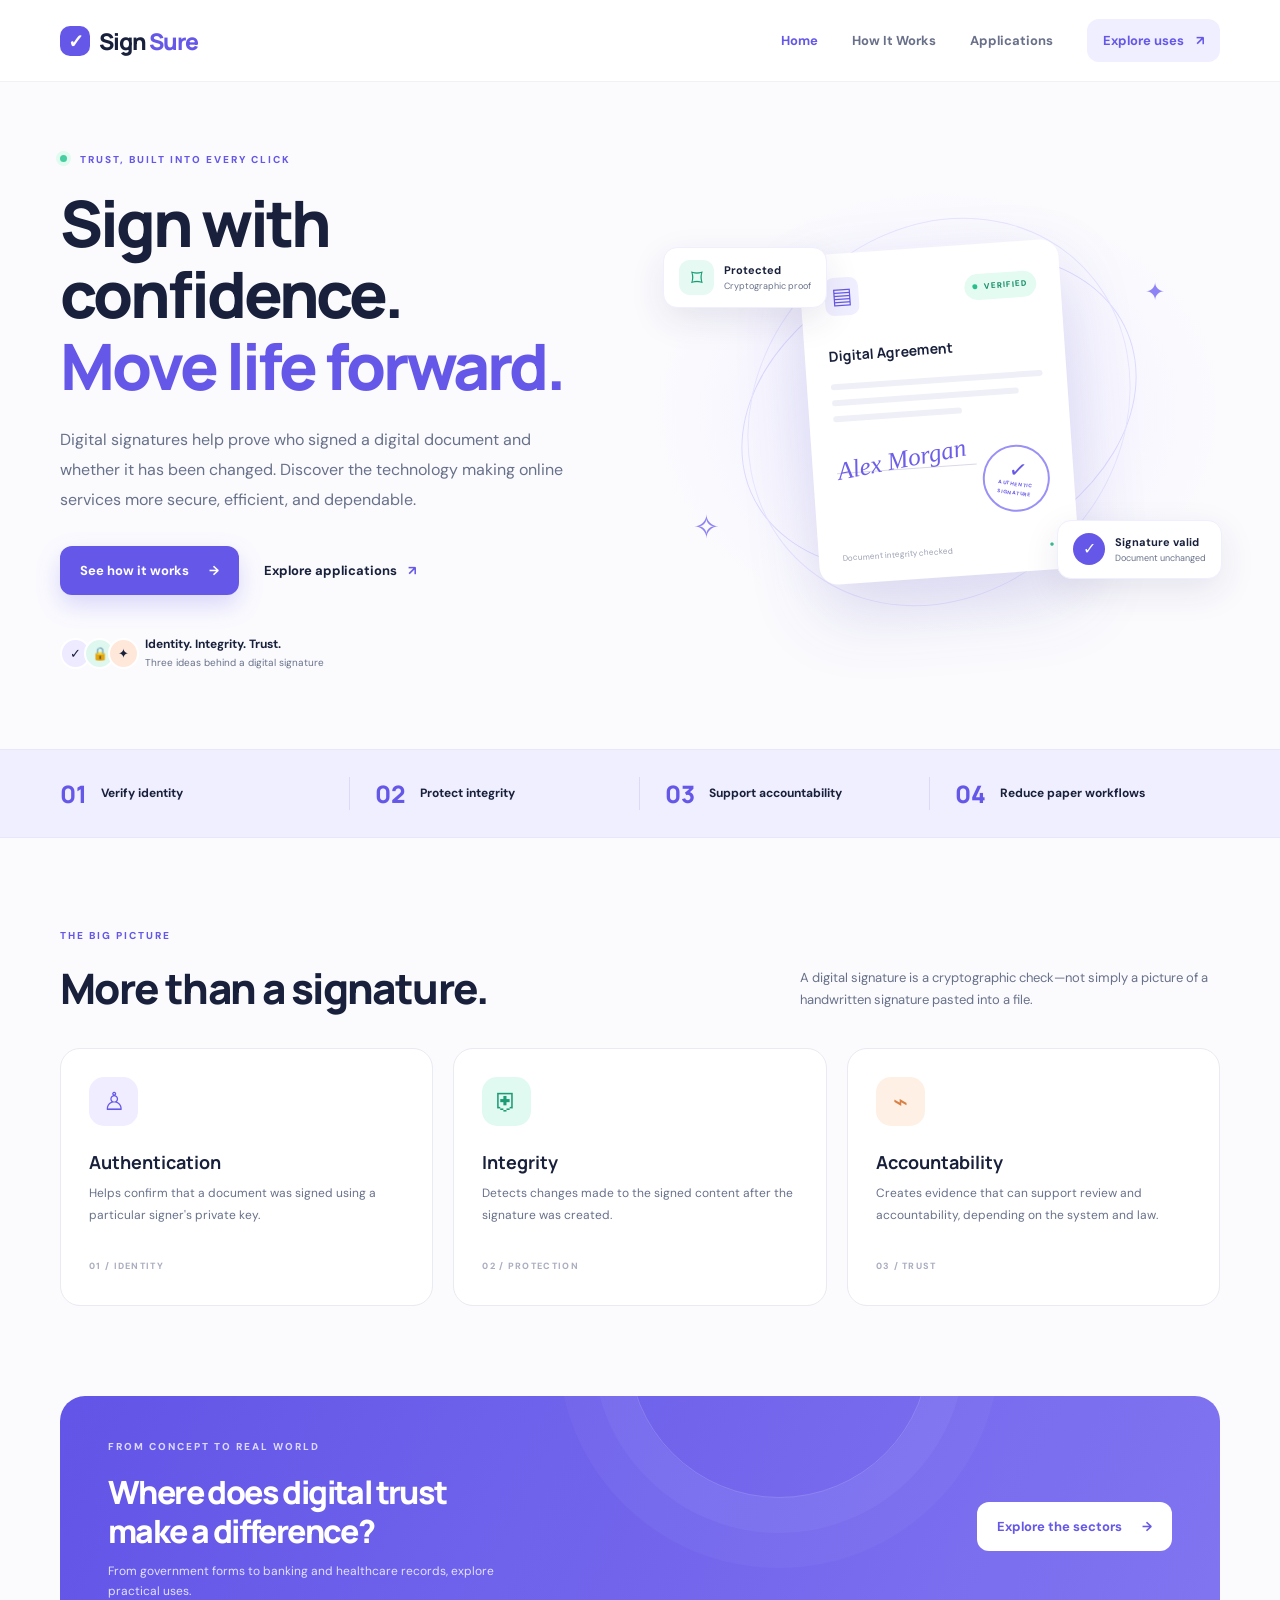
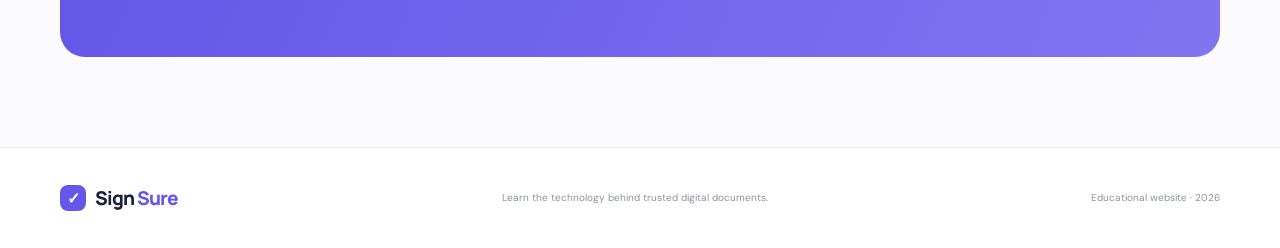
<file: index.html>
<!DOCTYPE html>
<html lang="en">
<head>
  <meta charset="UTF-8"><meta name="viewport" content="width=device-width, initial-scale=1.0">
  <meta name="description" content="Explore digital signatures, how they work, and how they support trusted digital services.">
  <title>SignSure — Digital Signatures</title><link rel="stylesheet" href="styles.css">
</head>
<body>
<header class="site-header">
  <a class="brand" href="index.html"><span class="brand-mark">✓</span> Sign<span>Sure</span></a>
  <button class="menu-toggle" aria-label="Toggle navigation" aria-expanded="false">☰</button>
  <nav class="nav"><a class="active" href="index.html">Home</a><a href="how-it-works.html">How It Works</a><a href="applications.html">Applications</a><a class="nav-cta" href="applications.html">Explore uses <span>↗</span></a></nav>
</header>
<main>
  <section class="hero container">
    <div class="hero-copy">
      <div class="eyebrow"><span class="pulse"></span> TRUST, BUILT INTO EVERY CLICK</div>
      <h1>Sign with confidence.<br><span>Move life forward.</span></h1>
      <p class="hero-lead">Digital signatures help prove who signed a digital document and whether it has been changed. Discover the technology making online services more secure, efficient, and dependable.</p>
      <div class="hero-actions"><a class="button button-primary" href="how-it-works.html">See how it works <span>→</span></a><a class="text-link" href="applications.html">Explore applications <span>↗</span></a></div>
      <div class="trust-row"><div class="avatar-stack"><span>✓</span><span>🔒</span><span>✦</span></div><div><strong>Identity. Integrity. Trust.</strong><small>Three ideas behind a digital signature</small></div></div>
    </div>
    <div class="hero-visual">
      <div class="orbit orbit-one"></div><div class="orbit orbit-two"></div>
      <div class="document-card">
        <div class="doc-top"><span class="doc-icon">▤</span><span class="status-pill"><i></i> VERIFIED</span></div>
        <div class="doc-lines"><b>Digital Agreement</b><span></span><span></span><span class="short"></span></div>
        <div class="signature">Alex Morgan</div><div class="signature-line"></div>
        <div class="seal"><span>✓</span><small>AUTHENTIC<br>SIGNATURE</small></div>
        <div class="doc-footer"><span>Document integrity checked</span><span>●</span></div>
      </div>
      <div class="float-card float-lock"><span class="float-icon">⌑</span><div><b>Protected</b><small>Cryptographic proof</small></div></div>
      <div class="float-card float-check"><span class="check-circle">✓</span><div><b>Signature valid</b><small>Document unchanged</small></div></div>
      <div class="sparkle sparkle-a">✦</div><div class="sparkle sparkle-b">✧</div>
    </div>
  </section>
  <section class="stats-band"><div class="container stats-grid"><div><strong>01</strong><span>Verify identity</span></div><div><strong>02</strong><span>Protect integrity</span></div><div><strong>03</strong><span>Support accountability</span></div><div><strong>04</strong><span>Reduce paper workflows</span></div></div></section>
  <section class="section container">
    <div class="section-heading"><div><div class="eyebrow">THE BIG PICTURE</div><h2>More than a signature.</h2></div><p>A digital signature is a cryptographic check—not simply a picture of a handwritten signature pasted into a file.</p></div>
    <div class="feature-grid">
      <article class="feature-card"><div class="feature-icon purple">♙</div><h3>Authentication</h3><p>Helps confirm that a document was signed using a particular signer's private key.</p><span class="card-number">01 / IDENTITY</span></article>
      <article class="feature-card"><div class="feature-icon mint">⛨</div><h3>Integrity</h3><p>Detects changes made to the signed content after the signature was created.</p><span class="card-number">02 / PROTECTION</span></article>
      <article class="feature-card"><div class="feature-icon peach">⌁</div><h3>Accountability</h3><p>Creates evidence that can support review and accountability, depending on the system and law.</p><span class="card-number">03 / TRUST</span></article>
    </div>
  </section>
  <section class="cta-section container"><div><div class="eyebrow">FROM CONCEPT TO REAL WORLD</div><h2>Where does digital trust<br>make a difference?</h2><p>From government forms to banking and healthcare records, explore practical uses.</p></div><a class="button button-light" href="applications.html">Explore the sectors <span>→</span></a></section>
</main>
<footer class="footer"><div class="container footer-inner"><a class="brand" href="index.html"><span class="brand-mark">✓</span> Sign<span>Sure</span></a><p>Learn the technology behind trusted digital documents.</p><span>Educational website · 2026</span></div></footer>
<script src="script.js"></script></body></html>
</file>
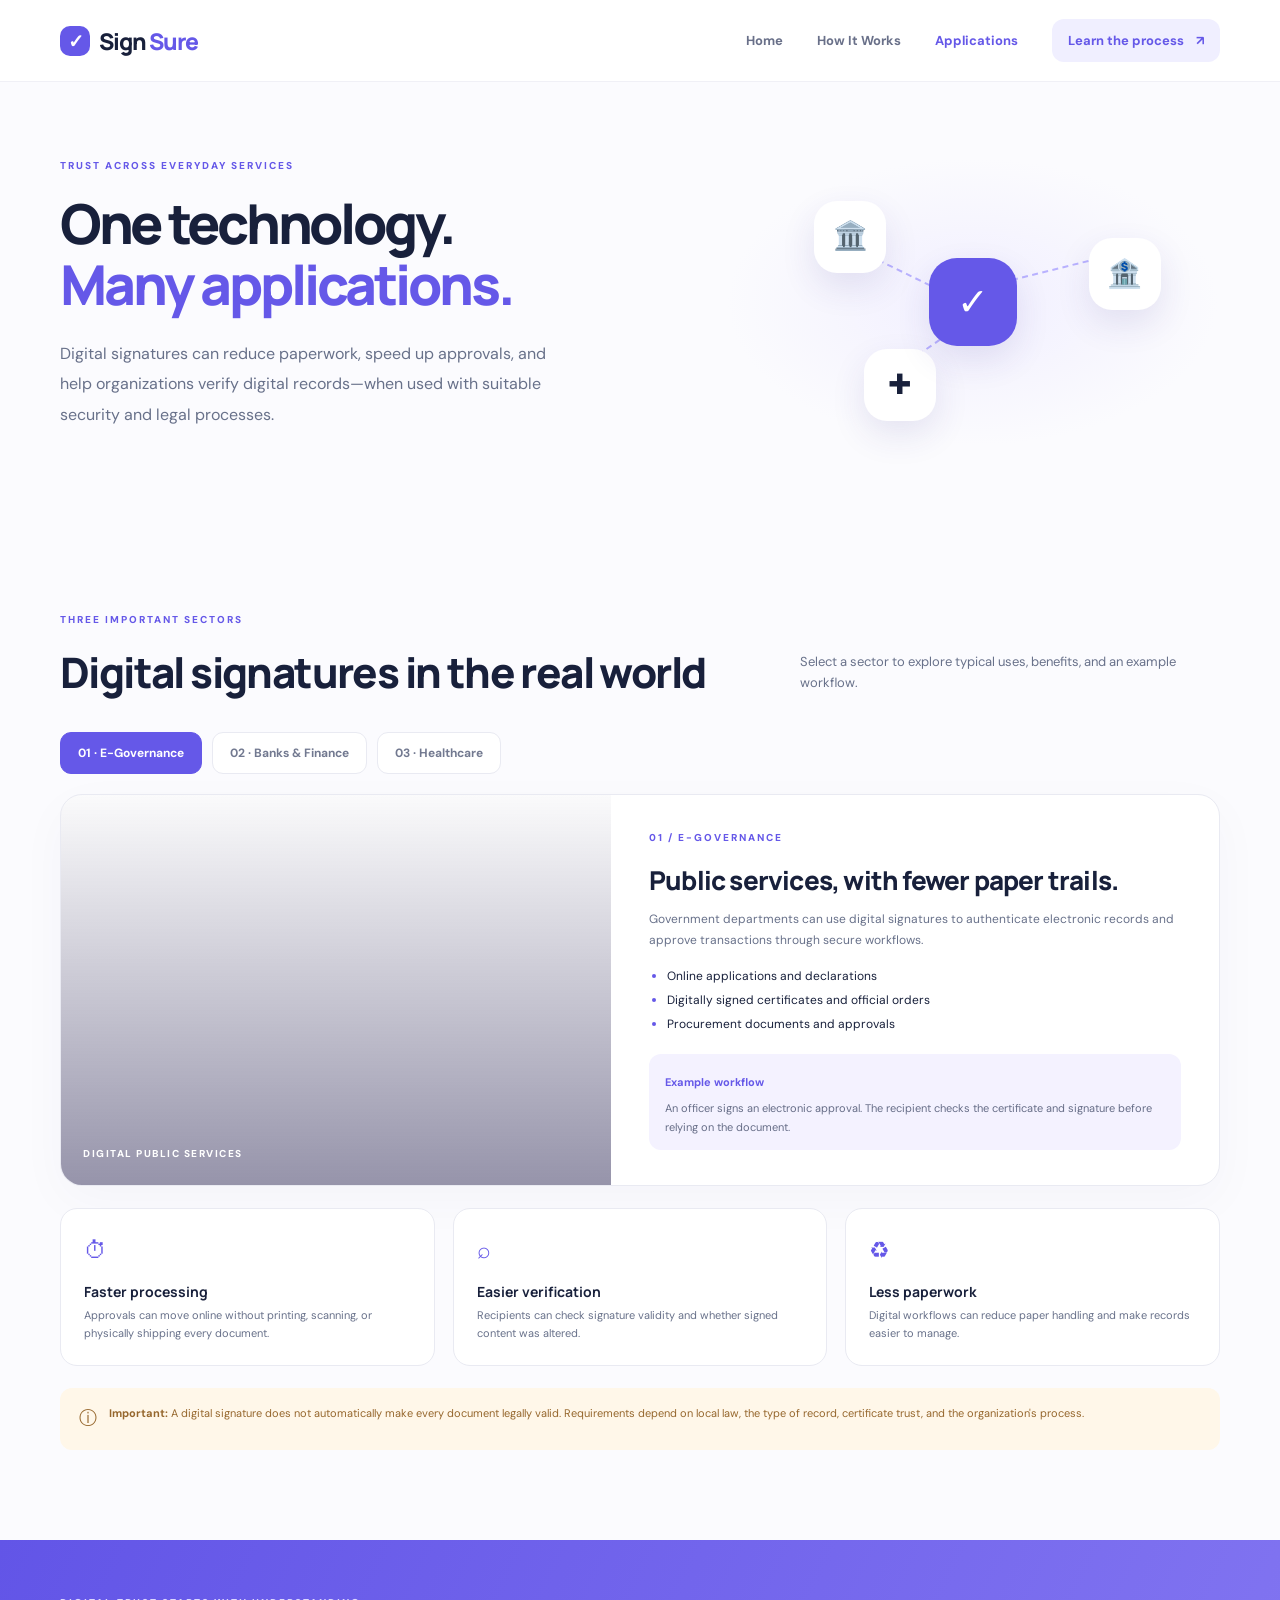
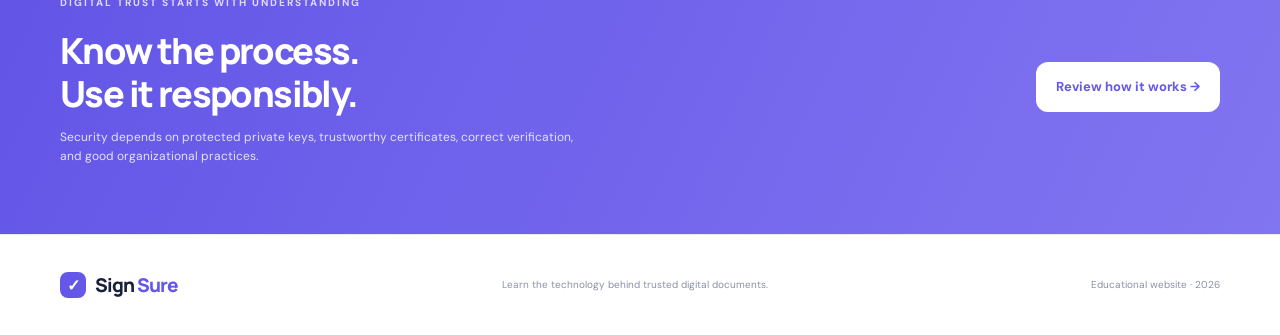
<file: applications.html>
<!DOCTYPE html>
<html lang="en"><head><meta charset="UTF-8"><meta name="viewport" content="width=device-width, initial-scale=1.0"><title>Applications of Digital Signatures — SignSure</title><link rel="stylesheet" href="styles.css"></head>
<body><header class="site-header"><a class="brand" href="index.html"><span class="brand-mark">✓</span> Sign<span>Sure</span></a><button class="menu-toggle" aria-label="Toggle navigation" aria-expanded="false">☰</button><nav class="nav"><a href="index.html">Home</a><a href="how-it-works.html">How It Works</a><a class="active" href="applications.html">Applications</a><a class="nav-cta" href="how-it-works.html">Learn the process <span>↗</span></a></nav></header>
<main><section class="page-hero container applications-hero"><div><div class="eyebrow">TRUST ACROSS EVERYDAY SERVICES</div><h1>One technology.<br><span>Many applications.</span></h1><p class="hero-lead">Digital signatures can reduce paperwork, speed up approvals, and help organizations verify digital records—when used with suitable security and legal processes.</p></div><div class="application-hero-art"><div class="app-orb orb-a">🏛️</div><div class="app-orb orb-b">🏦</div><div class="app-orb orb-c">✚</div><div class="app-orb orb-center">✓</div><div class="connector c-a"></div><div class="connector c-b"></div><div class="connector c-c"></div></div></section>
<section class="section container"><div class="section-heading"><div><div class="eyebrow">THREE IMPORTANT SECTORS</div><h2>Digital signatures in the real world</h2></div><p>Select a sector to explore typical uses, benefits, and an example workflow.</p></div>
<div class="sector-tabs" role="tablist" aria-label="Application sectors"><button class="sector-tab active" data-sector="government" role="tab" aria-selected="true">01 · E-Governance</button><button class="sector-tab" data-sector="finance" role="tab" aria-selected="false">02 · Banks & Finance</button><button class="sector-tab" data-sector="health" role="tab" aria-selected="false">03 · Healthcare</button></div>
<div class="sector-panel" id="sector-panel" aria-live="polite"><div class="sector-image government-image"><div class="image-overlay-label">DIGITAL PUBLIC SERVICES</div></div><div class="sector-content"><div class="eyebrow">01 / E-GOVERNANCE</div><h3>Public services, with fewer paper trails.</h3><p>Government departments can use digital signatures to authenticate electronic records and approve transactions through secure workflows.</p><ul><li>Online applications and declarations</li><li>Digitally signed certificates and official orders</li><li>Procurement documents and approvals</li></ul><div class="example-box"><b>Example workflow</b><p>An officer signs an electronic approval. The recipient checks the certificate and signature before relying on the document.</p></div></div></div>
<div class="benefits-grid"><article><span class="benefit-icon">⏱</span><h3>Faster processing</h3><p>Approvals can move online without printing, scanning, or physically shipping every document.</p></article><article><span class="benefit-icon">⌕</span><h3>Easier verification</h3><p>Recipients can check signature validity and whether signed content was altered.</p></article><article><span class="benefit-icon">♻</span><h3>Less paperwork</h3><p>Digital workflows can reduce paper handling and make records easier to manage.</p></article></div>
<div class="note-banner"><span>ⓘ</span><p><b>Important:</b> A digital signature does not automatically make every document legally valid. Requirements depend on local law, the type of record, certificate trust, and the organization's process.</p></div>
</section>
<section class="closing-cta"><div class="container closing-inner"><div><div class="eyebrow">DIGITAL TRUST STARTS WITH UNDERSTANDING</div><h2>Know the process.<br>Use it responsibly.</h2><p>Security depends on protected private keys, trustworthy certificates, correct verification, and good organizational practices.</p></div><a class="button button-light" href="how-it-works.html">Review how it works →</a></div></section></main>
<footer class="footer"><div class="container footer-inner"><a class="brand" href="index.html"><span class="brand-mark">✓</span> Sign<span>Sure</span></a><p>Learn the technology behind trusted digital documents.</p><span>Educational website · 2026</span></div></footer><script src="script.js"></script></body></html>
</file>
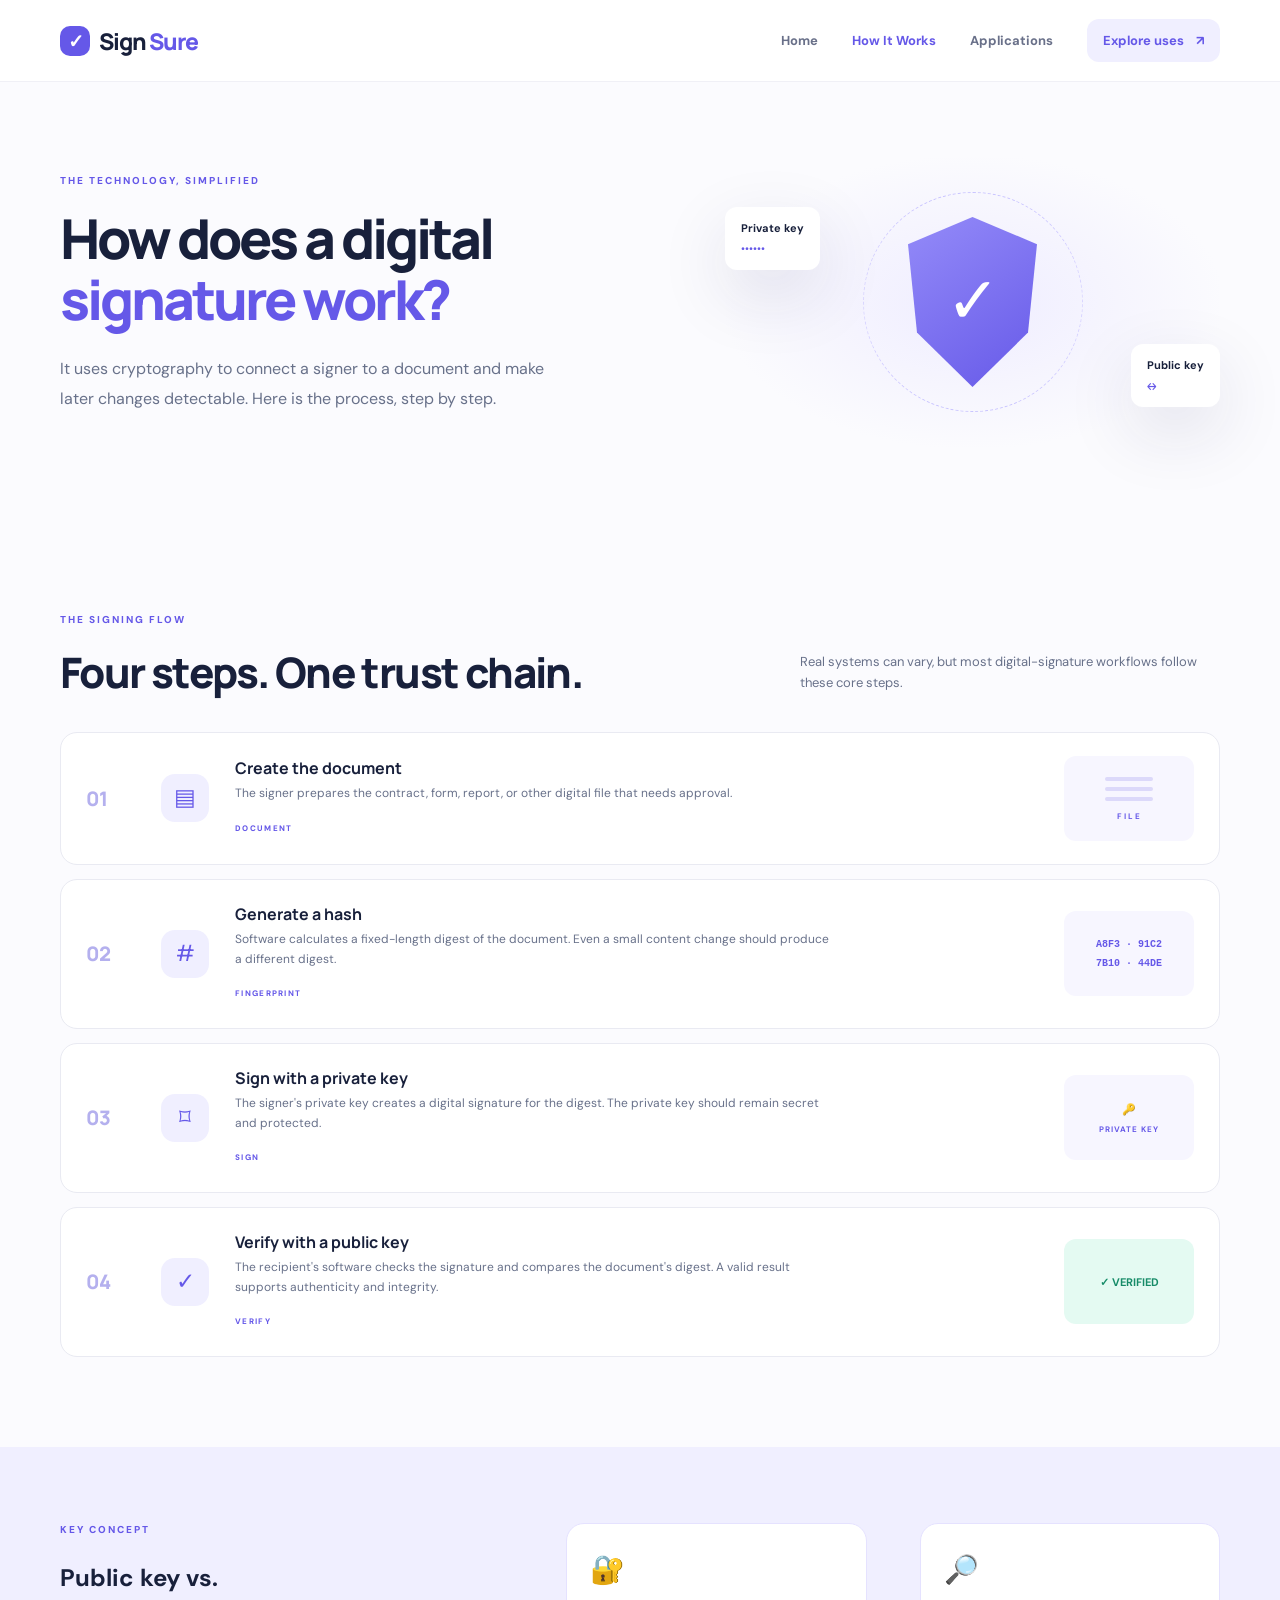
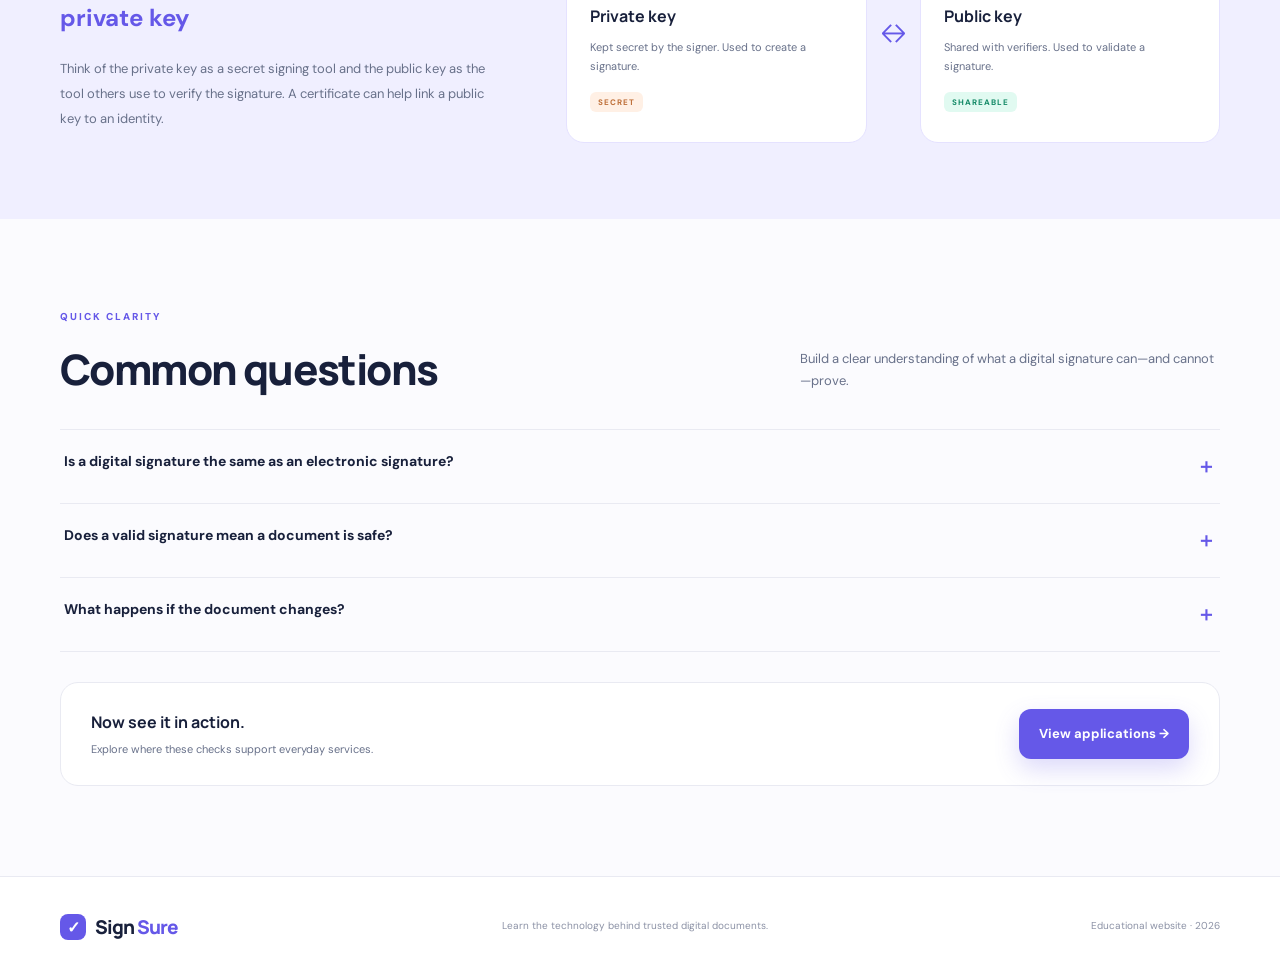
<file: how-it-works.html>
<!DOCTYPE html>
<html lang="en"><head><meta charset="UTF-8"><meta name="viewport" content="width=device-width, initial-scale=1.0"><title>How Digital Signatures Work — SignSure</title><link rel="stylesheet" href="styles.css"></head>
<body><header class="site-header"><a class="brand" href="index.html"><span class="brand-mark">✓</span> Sign<span>Sure</span></a><button class="menu-toggle" aria-label="Toggle navigation" aria-expanded="false">☰</button><nav class="nav"><a href="index.html">Home</a><a class="active" href="how-it-works.html">How It Works</a><a href="applications.html">Applications</a><a class="nav-cta" href="applications.html">Explore uses <span>↗</span></a></nav></header>
<main>
<section class="page-hero container"><div><div class="eyebrow">THE TECHNOLOGY, SIMPLIFIED</div><h1>How does a digital<br><span>signature work?</span></h1><p class="hero-lead">It uses cryptography to connect a signer to a document and make later changes detectable. Here is the process, step by step.</p></div><div class="page-hero-art"><div class="big-shield">✓</div><div class="mini-chip chip-one">Private key <b>••••••</b></div><div class="mini-chip chip-two">Public key <b>↔</b></div><div class="art-dots"></div></div></section>
<section class="section container"><div class="section-heading"><div><div class="eyebrow">THE SIGNING FLOW</div><h2>Four steps. One trust chain.</h2></div><p>Real systems can vary, but most digital-signature workflows follow these core steps.</p></div>
<div class="steps">
<article class="step"><div class="step-number">01</div><div class="step-icon">▤</div><div><h3>Create the document</h3><p>The signer prepares the contract, form, report, or other digital file that needs approval.</p><span class="step-tag">DOCUMENT</span></div><div class="step-visual doc-mini"><span></span><span></span><span></span><b>FILE</b></div></article>
<article class="step"><div class="step-number">02</div><div class="step-icon">#</div><div><h3>Generate a hash</h3><p>Software calculates a fixed-length digest of the document. Even a small content change should produce a different digest.</p><span class="step-tag">FINGERPRINT</span></div><div class="step-visual hash-mini">A8F3 · 91C2<br>7B10 · 44DE</div></article>
<article class="step"><div class="step-number">03</div><div class="step-icon">⌑</div><div><h3>Sign with a private key</h3><p>The signer's private key creates a digital signature for the digest. The private key should remain secret and protected.</p><span class="step-tag">SIGN</span></div><div class="step-visual key-mini">🔑 <b>PRIVATE KEY</b></div></article>
<article class="step"><div class="step-number">04</div><div class="step-icon">✓</div><div><h3>Verify with a public key</h3><p>The recipient's software checks the signature and compares the document's digest. A valid result supports authenticity and integrity.</p><span class="step-tag">VERIFY</span></div><div class="step-visual verified-mini">✓ VERIFIED</div></article>
</div></section>
<section class="explain-band"><div class="container explain-grid"><div><div class="eyebrow">KEY CONCEPT</div><h2>Public key vs.<br><span>private key</span></h2><p>Think of the private key as a secret signing tool and the public key as the tool others use to verify the signature. A certificate can help link a public key to an identity.</p></div><div class="key-compare"><div class="key-box"><div class="key-symbol">🔐</div><h3>Private key</h3><p>Kept secret by the signer. Used to create a signature.</p><span class="label-secret">SECRET</span></div><div class="key-arrow">↔</div><div class="key-box"><div class="key-symbol">🔎</div><h3>Public key</h3><p>Shared with verifiers. Used to validate a signature.</p><span class="label-public">SHAREABLE</span></div></div></div></section>
<section class="section container"><div class="section-heading"><div><div class="eyebrow">QUICK CLARITY</div><h2>Common questions</h2></div><p>Build a clear understanding of what a digital signature can—and cannot—prove.</p></div><div class="faq-list">
<details><summary>Is a digital signature the same as an electronic signature? <span>＋</span></summary><p>No. Electronic signature is a broad term for electronic ways of indicating agreement. A digital signature specifically uses cryptographic methods. Legal definitions vary by jurisdiction.</p></details>
<details><summary>Does a valid signature mean a document is safe? <span>＋</span></summary><p>Not necessarily. It helps check signer-key association and document integrity, but it does not prove that the document's claims are true or that the file contains no malware.</p></details>
<details><summary>What happens if the document changes? <span>＋</span></summary><p>The verification check will generally fail or report that the signature is invalid because the document no longer matches the signed content.</p></details>
</div><div class="next-panel"><div><b>Now see it in action.</b><p>Explore where these checks support everyday services.</p></div><a class="button button-primary" href="applications.html">View applications →</a></div></section>
</main><footer class="footer"><div class="container footer-inner"><a class="brand" href="index.html"><span class="brand-mark">✓</span> Sign<span>Sure</span></a><p>Learn the technology behind trusted digital documents.</p><span>Educational website · 2026</span></div></footer><script src="script.js"></script></body></html>
</file>
<file: styles.css>
@import url('https://fonts.googleapis.com/css2?family=DM+Sans:wght@400;500;600;700&family=Manrope:wght@400;500;600;700;800&display=swap');
:root{--ink:#18203b;--muted:#68718a;--purple:#6558e8;--purple-dark:#4e43ca;--mint:#dff8ef;--line:#e9eaf2;--bg:#fbfbfe;--white:#fff;--shadow:0 24px 70px rgba(35,35,88,.12)}
*{box-sizing:border-box}html{scroll-behavior:smooth}body{margin:0;background:var(--bg);color:var(--ink);font-family:'DM Sans',sans-serif;line-height:1.65}a{color:inherit;text-decoration:none}.container{width:min(1160px,calc(100% - 48px));margin-inline:auto}.site-header{height:82px;display:flex;align-items:center;justify-content:space-between;padding:0 max(24px,calc((100vw - 1160px)/2));background:rgba(255,255,255,.9);border-bottom:1px solid #f0f0f6;position:sticky;top:0;z-index:20;backdrop-filter:blur(16px)}.brand{display:flex;align-items:center;gap:3px;font:800 23px Manrope,sans-serif;letter-spacing:-1px}.brand>span:last-child{color:var(--purple)}.brand-mark{display:grid;place-items:center;width:30px;height:30px;border-radius:10px;background:var(--purple);color:white;margin-right:6px;font-size:19px}.nav{display:flex;align-items:center;gap:34px;font-size:13px;font-weight:700;color:#697089}.nav a{transition:color .2s}.nav a:hover,.nav a.active{color:var(--purple)}.nav .nav-cta{padding:11px 16px;border-radius:12px;background:#f0efff;color:var(--purple)}.nav-cta span{padding-left:9px}.menu-toggle{display:none;border:0;background:none;font-size:25px;color:var(--ink)}
.hero{min-height:600px;display:grid;grid-template-columns:1fr 1fr;align-items:center;gap:36px;padding-block:70px 78px}.eyebrow{font-size:10px;letter-spacing:2px;font-weight:800;color:var(--purple);margin-bottom:18px}.pulse{display:inline-block;width:7px;height:7px;border-radius:50%;background:#47cda1;margin:0 9px 1px 0;box-shadow:0 0 0 4px #e1fbf0}.hero h1,.page-hero h1{font:800 clamp(42px,5vw,64px)/1.12 Manrope,sans-serif;letter-spacing:-3px;margin:0 0 23px}.hero h1 span,.page-hero h1 span,.explain-grid h2 span{color:var(--purple)}.hero-lead{font-size:16px;line-height:1.9;color:var(--muted);max-width:520px}.hero-actions{display:flex;align-items:center;gap:25px;margin-top:30px}.button{display:inline-flex;align-items:center;justify-content:center;gap:20px;padding:14px 20px;border-radius:12px;font-size:13px;font-weight:700;transition:transform .2s,background .2s}.button:hover{transform:translateY(-2px)}.button-primary{background:var(--purple);color:white;box-shadow:0 10px 25px #6558e83a}.button-primary:hover{background:var(--purple-dark)}.text-link{font-size:13px;font-weight:700;color:var(--ink)}.text-link span{color:var(--purple);padding-left:8px}.trust-row{display:flex;align-items:center;gap:13px;margin-top:40px}.avatar-stack{display:flex}.avatar-stack span{display:grid;place-items:center;width:31px;height:31px;border:2px solid white;border-radius:50%;background:#eeeaff;margin-right:-7px;font-size:13px}.avatar-stack span:nth-child(2){background:#dff8ef}.avatar-stack span:nth-child(3){background:#ffe8d9}.trust-row strong,.trust-row small{display:block}.trust-row strong{font-size:12px}.trust-row small{font-size:10px;color:var(--muted)}
.hero-visual{height:440px;position:relative;display:grid;place-items:center;background:radial-gradient(ellipse at center,#eeedff 0%,#f7f6ff 45%,transparent 72%)}.orbit{position:absolute;border:1px solid #dcd9ff;border-radius:50%;transform:rotate(-23deg)}.orbit-one{width:410px;height:300px}.orbit-two{width:360px;height:410px;transform:rotate(42deg);border-color:#e7e5ff}.document-card{position:relative;z-index:2;width:260px;height:330px;border-radius:18px;background:white;padding:24px;box-shadow:0 30px 70px #4039a52b;transform:rotate(-4deg)}.doc-top{display:flex;justify-content:space-between;align-items:center}.doc-icon{display:grid;place-items:center;width:34px;height:38px;background:#f0efff;color:var(--purple);border-radius:9px;font-size:22px}.status-pill{font-size:8px;letter-spacing:1px;color:#168d68;background:#e3fbf1;padding:6px 8px;border-radius:20px;font-weight:800}.status-pill i{display:inline-block;width:5px;height:5px;border-radius:50%;background:#28bf8c;margin-right:4px}.doc-lines{margin-top:30px}.doc-lines b{font:700 14px Manrope;display:block;margin-bottom:19px}.doc-lines span{display:block;height:6px;background:#eff0f7;border-radius:5px;margin:10px 0;width:100%}.doc-lines span:nth-child(3){width:88%}.doc-lines span.short{width:61%}.signature{font:italic 25px cursive;color:#6c5ee8;margin-top:23px;transform:rotate(-7deg)}.signature-line{width:140px;height:1px;background:#d9d9e7;margin-top:0}.seal{position:absolute;right:24px;bottom:60px;width:67px;height:67px;border:2px solid #9a91f7;border-radius:50%;display:flex;align-items:center;justify-content:center;flex-direction:column;color:var(--purple);transform:rotate(12deg)}.seal span{font-size:22px;line-height:1}.seal small{font-size:5px;letter-spacing:.6px;text-align:center;font-weight:800}.doc-footer{position:absolute;bottom:19px;left:24px;right:24px;display:flex;justify-content:space-between;color:#999eb0;font-size:8px}.doc-footer span:last-child{color:#38bd91}.float-card{position:absolute;z-index:3;display:flex;align-items:center;gap:10px;padding:12px 15px;background:white;border:1px solid #f0efff;border-radius:14px;box-shadow:0 12px 35px #25205c1a}.float-card b,.float-card small{display:block}.float-card b{font-size:11px}.float-card small{font-size:9px;color:var(--muted)}.float-icon{display:grid;place-items:center;width:35px;height:35px;border-radius:11px;background:#e6f9f2;color:#159d75;font-size:23px}.float-lock{top:55px;left:5px}.float-check{right:-2px;bottom:53px}.check-circle{display:grid;place-items:center;background:#6558e8;color:white;border-radius:50%;width:32px;height:32px}.sparkle{position:absolute;color:#8d83f4;font-size:24px}.sparkle-a{top:80px;right:55px}.sparkle-b{bottom:78px;left:35px;font-size:32px}
.stats-band{background:#f0efff;border-block:1px solid #e8e6ff}.stats-grid{display:grid;grid-template-columns:repeat(4,1fr);padding-block:27px}.stats-grid div{display:flex;align-items:center;gap:14px;border-right:1px solid #dcd9fa;padding-left:25px}.stats-grid div:first-child{padding-left:0}.stats-grid div:last-child{border:0}.stats-grid strong{font:800 24px Manrope;color:var(--purple)}.stats-grid span{font-size:12px;font-weight:700}
.section{padding-block:90px}.section-heading{display:flex;align-items:end;justify-content:space-between;gap:40px;margin-bottom:35px}.section-heading h2,.cta-section h2,.closing-cta h2{font:800 clamp(30px,3.3vw,42px)/1.2 Manrope;letter-spacing:-1.6px;margin:0}.section-heading p{max-width:420px;color:var(--muted);font-size:13px;margin:0 0 3px}.feature-grid{display:grid;grid-template-columns:repeat(3,1fr);gap:20px}.feature-card{background:white;border:1px solid var(--line);border-radius:20px;padding:28px;min-height:230px;transition:transform .2s,box-shadow .2s}.feature-card:hover{transform:translateY(-5px);box-shadow:var(--shadow)}.feature-icon{display:grid;place-items:center;width:49px;height:49px;border-radius:15px;font-size:25px;margin-bottom:24px}.purple{background:#efedff;color:var(--purple)}.mint{background:#e1faf1;color:#1c9c75}.peach{background:#fff0e5;color:#d98045}.feature-card h3{font:700 18px Manrope;margin:0 0 9px}.feature-card p{color:var(--muted);font-size:12px;line-height:1.8;margin:0 0 24px}.card-number{font-size:9px;letter-spacing:1.3px;font-weight:800;color:#aaaec0}.cta-section{background:linear-gradient(115deg,#6255e7,#8275f1);border-radius:25px;padding:43px 48px;display:flex;align-items:center;justify-content:space-between;color:white;margin-bottom:90px;overflow:hidden;position:relative}.cta-section:after{content:"";position:absolute;width:300px;height:300px;border:1px solid #ffffff2b;border-radius:50%;right:25%;top:-200px;box-shadow:0 0 0 35px #ffffff0a,0 0 0 70px #ffffff08}.cta-section .eyebrow,.closing-cta .eyebrow{color:#dcd8ff}.cta-section h2{font-size:32px}.cta-section p,.closing-cta p{font-size:12px;color:#e4e2ff;max-width:440px}.button-light{background:white;color:var(--purple);white-space:nowrap;z-index:1}
.footer{border-top:1px solid var(--line);background:#fff}.footer-inner{min-height:100px;display:flex;align-items:center;justify-content:space-between;gap:20px}.footer p,.footer-inner>span{font-size:10px;color:#8b91a5}.footer .brand{font-size:19px}.footer .brand-mark{width:26px;height:26px;font-size:16px;border-radius:8px}
.page-hero{min-height:420px;padding-block:75px;display:grid;grid-template-columns:1.1fr .9fr;align-items:center;gap:60px}.page-hero h1{font-size:55px}.page-hero-art,.application-hero-art{height:290px;position:relative;display:grid;place-items:center;background:radial-gradient(ellipse,#efedff,transparent 72%)}.big-shield{width:150px;height:170px;display:grid;place-items:center;clip-path:polygon(50% 0,93% 16%,87% 68%,50% 100%,13% 68%,7% 16%);background:linear-gradient(145deg,#958cf9,#6558e8);color:white;font-size:65px;filter:drop-shadow(0 20px 20px #6558e844)}.mini-chip{position:absolute;background:white;padding:12px 16px;border-radius:12px;box-shadow:var(--shadow);font-size:11px;font-weight:700}.mini-chip b{display:block;font-size:10px;color:var(--purple);margin-top:4px}.chip-one{left:0;top:50px}.chip-two{right:0;bottom:40px}.art-dots{position:absolute;width:220px;height:220px;border:1px dashed #bcb6ff;border-radius:50%;z-index:-1}.steps{display:grid;gap:14px}.step{display:grid;grid-template-columns:55px 54px 1fr 150px;align-items:center;gap:20px;padding:23px 25px;border:1px solid var(--line);background:white;border-radius:17px}.step-number{font:800 20px Manrope;color:#b4b0ee}.step-icon{width:48px;height:48px;border-radius:14px;background:#f0efff;color:var(--purple);display:grid;place-items:center;font-size:23px}.step h3{font:700 16px Manrope;margin:0 0 5px}.step p{font-size:12px;color:var(--muted);margin:0 0 9px;max-width:600px}.step-tag{font-size:8px;letter-spacing:1.3px;font-weight:800;color:var(--purple)}.step-visual{justify-self:end;width:130px;height:85px;background:#f7f6ff;border-radius:12px;display:flex;flex-direction:column;justify-content:center;align-items:center;color:var(--purple);font-size:11px;font-weight:700}.doc-mini span{height:4px;width:48px;background:#dcd9fa;margin:3px;border-radius:5px}.doc-mini b{font-size:8px;letter-spacing:2px;margin-top:6px}.hash-mini{font:700 10px monospace;line-height:1.9}.key-mini{gap:5px}.key-mini b{font-size:8px;letter-spacing:1px}.verified-mini{background:#e4faf2;color:#168b68}.explain-band{background:#f0efff;padding-block:75px}.explain-grid{display:grid;grid-template-columns:.8fr 1.2fr;align-items:center;gap:70px}.explain-grid p{font-size:13px;color:var(--muted);line-height:1.9}.key-compare{display:flex;align-items:center;gap:14px}.key-box{flex:1;background:white;border:1px solid #e5e2ff;border-radius:18px;padding:23px;min-height:220px}.key-symbol{font-size:28px}.key-box h3{font:700 16px Manrope;margin:12px 0 6px}.key-box p{font-size:11px;line-height:1.7}.label-secret,.label-public{font-size:8px;font-weight:800;letter-spacing:1px;padding:5px 8px;border-radius:6px;background:#fff0e5;color:#bf713b}.label-public{background:#e1faf1;color:#168b68}.key-arrow{color:var(--purple);font-size:25px}.faq-list{border-top:1px solid var(--line)}details{border-bottom:1px solid var(--line);padding:20px 4px}summary{font-size:14px;font-weight:700;cursor:pointer;list-style:none;display:flex;justify-content:space-between;gap:15px}summary::-webkit-details-marker{display:none}summary span{color:var(--purple);font-size:20px}details[open] summary span{transform:rotate(45deg)}details p{font-size:12px;color:var(--muted);max-width:800px}.next-panel{display:flex;align-items:center;justify-content:space-between;padding:26px 30px;background:white;border:1px solid var(--line);border-radius:18px;margin-top:30px}.next-panel b{font:700 16px Manrope}.next-panel p{font-size:11px;color:var(--muted);margin:4px 0 0}
.sector-tabs{display:flex;gap:10px;flex-wrap:wrap;margin-bottom:20px}.sector-tab{border:1px solid var(--line);background:white;color:#727990;border-radius:11px;padding:12px 17px;font:700 12px 'DM Sans';cursor:pointer;transition:.2s}.sector-tab.active,.sector-tab:hover{background:var(--purple);color:white;border-color:var(--purple)}.sector-panel{display:grid;grid-template-columns:.95fr 1.05fr;background:white;border:1px solid var(--line);border-radius:22px;overflow:hidden;min-height:390px;box-shadow:0 15px 50px #27265a08}.sector-image{min-height:390px;position:relative;background-size:cover;background-position:center}.government-image{background-image:linear-gradient(0deg,#201b4b78,#201b4b05),url('https://images.unsplash.com/photo-1486406146926-c627a92ad1ab?auto=format&fit=crop&w=1000&q=85')}.finance-image{background-image:linear-gradient(0deg,#201b4b78,#201b4b05),url('https://images.unsplash.com/photo-1444653614773-995cb1ef9efa?auto=format&fit=crop&w=1000&q=85')}.health-image{background-image:linear-gradient(0deg,#201b4b78,#201b4b05),url('https://images.unsplash.com/photo-1576091160399-112ba8d25d1d?auto=format&fit=crop&w=1000&q=85')}.image-overlay-label{position:absolute;left:22px;bottom:22px;color:white;font-size:10px;font-weight:800;letter-spacing:1.5px}.sector-content{padding:35px 38px}.sector-content h3{font:800 26px/1.25 Manrope;letter-spacing:-.8px;margin:0 0 12px}.sector-content>p{font-size:12px;color:var(--muted);line-height:1.8}.sector-content ul{padding-left:18px;font-size:12px;line-height:2}.sector-content li::marker{color:var(--purple)}.example-box{background:#f4f2ff;border-radius:12px;padding:14px 16px;margin-top:18px}.example-box b{font-size:11px;color:var(--purple)}.example-box p{font-size:11px;color:#666d87;margin:5px 0 0}.benefits-grid{display:grid;grid-template-columns:repeat(3,1fr);gap:18px;margin-top:22px}.benefits-grid article{background:white;border:1px solid var(--line);border-radius:17px;padding:23px}.benefit-icon{font-size:23px;color:var(--purple)}.benefits-grid h3{font:700 14px Manrope;margin:12px 0 5px}.benefits-grid p{font-size:11px;color:var(--muted);margin:0}.note-banner{display:flex;gap:12px;align-items:flex-start;padding:16px 19px;border-radius:12px;background:#fff7e9;color:#96672d;margin-top:22px}.note-banner>span{font-size:18px}.note-banner p{font-size:11px;margin:0}.closing-cta{background:linear-gradient(115deg,#6255e7,#8275f1);color:white;padding:55px 0}.closing-inner{display:flex;align-items:center;justify-content:space-between;gap:40px}.closing-cta h2{font-size:36px}.closing-cta p{max-width:520px}.application-hero-art{background:radial-gradient(ellipse,#f1efff,transparent 70%)}.app-orb{position:absolute;display:grid;place-items:center;width:72px;height:72px;border-radius:23px;background:white;box-shadow:0 14px 35px #39318a1c;font-size:28px;z-index:2}.orb-center{width:88px;height:88px;border-radius:28px;background:var(--purple);color:white;font-size:38px;left:calc(50% - 44px);top:calc(50% - 44px)}.orb-a{left:18%;top:15%}.orb-b{right:12%;top:28%}.orb-c{left:28%;bottom:9%}.connector{position:absolute;border-top:2px dashed #b9b2ff;width:110px;transform-origin:left}.c-a{left:31%;top:35%;transform:rotate(26deg)}.c-b{left:58%;top:42%;transform:rotate(-14deg)}.c-c{left:39%;top:68%;transform:rotate(-35deg)}
@media(max-width:800px){.site-header{height:70px}.menu-toggle{display:block}.nav{display:none;position:absolute;top:69px;left:0;right:0;padding:20px 24px;background:white;border-bottom:1px solid var(--line);flex-direction:column;align-items:stretch;gap:18px}.nav.open{display:flex}.nav .nav-cta{text-align:center}.hero,.page-hero{grid-template-columns:1fr;padding-block:55px;gap:15px}.hero h1,.page-hero h1{font-size:48px}.hero-visual{height:390px;order:2}.section{padding-block:65px}.stats-grid{grid-template-columns:repeat(2,1fr);gap:18px}.stats-grid div{padding-left:0;border:0}.section-heading{display:block}.section-heading p{margin-top:15px}.feature-grid,.benefits-grid{grid-template-columns:1fr}.cta-section,.closing-inner{align-items:flex-start;flex-direction:column;padding:32px}.cta-section{margin-bottom:60px}.step{grid-template-columns:35px 45px 1fr;gap:12px;padding:18px}.step-visual{display:none}.explain-grid{grid-template-columns:1fr;gap:30px}.key-compare{gap:7px}.key-box{padding:15px;min-height:220px}.page-hero-art{height:250px}.sector-panel{grid-template-columns:1fr}.sector-image{min-height:240px}.sector-content{padding:27px}.footer-inner{padding-block:25px;flex-wrap:wrap}.footer-inner p{order:3;width:100%;margin:0}.next-panel{gap:18px;align-items:flex-start;flex-direction:column}.application-hero-art{height:240px}}
@media(max-width:480px){.container{width:calc(100% - 32px)}.hero h1,.page-hero h1{font-size:40px;letter-spacing:-2px}.hero-actions{align-items:flex-start;flex-direction:column;gap:18px}.hero-visual{transform:scale(.9);margin-inline:-15px}.stats-grid strong{font-size:20px}.stats-grid span{font-size:10px}.cta-section h2,.closing-cta h2{font-size:28px}.step{grid-template-columns:30px 1fr}.step-icon{display:none}.key-compare{flex-direction:column}.key-box{width:100%;min-height:auto}.key-arrow{transform:rotate(90deg)}.sector-tab{flex:1;padding:10px 8px;font-size:10px}.sector-content h3{font-size:22px}.footer-inner{gap:10px}.footer-inner>span{width:100%}}
</file>
